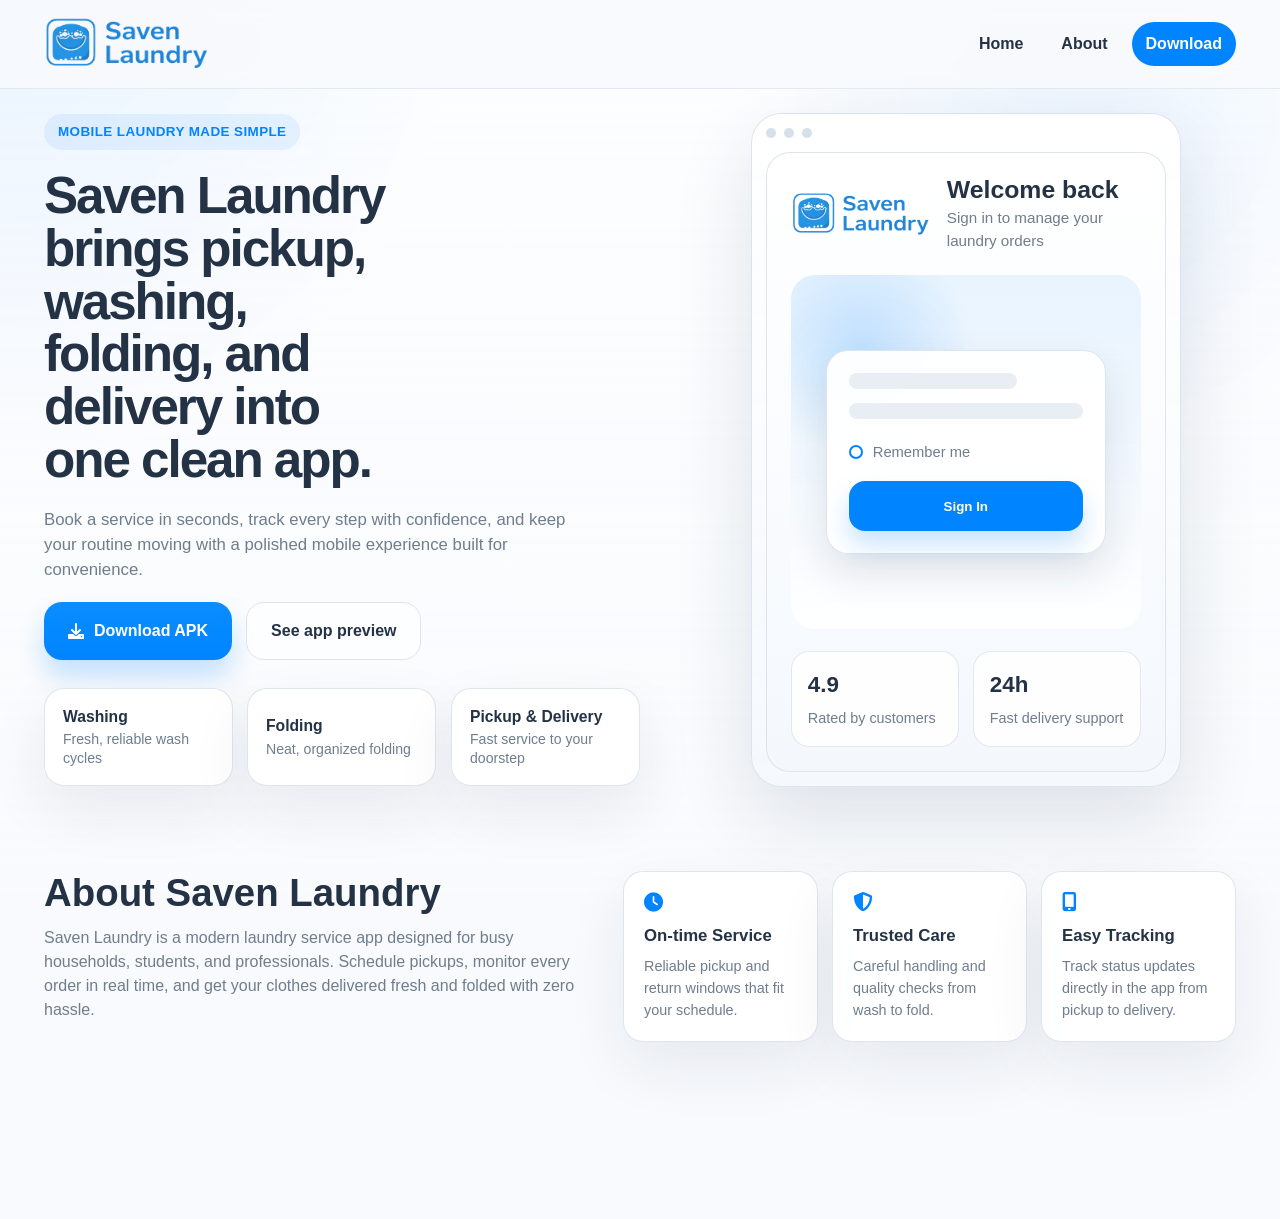
<file: index.html>
<!DOCTYPE html>
<html lang="en">
<head>
    <meta charset="UTF-8">
    <meta name="viewport" content="width=device-width, initial-scale=1.0">
    <title>Saven Laundry | Download App</title>
    <link rel="stylesheet" href="style.css">
    <link rel="stylesheet" href="https://cdnjs.cloudflare.com/ajax/libs/font-awesome/6.0.0/css/all.min.css">
</head>
<body>
    <header class="site-header">
        <div class="container navbar">
            <div class="logo">
                <img src="logo.jpg" class="site-logo" alt="Saven Laundry">
            </div>

            <button class="nav-toggle" type="button" aria-expanded="false" aria-controls="main-nav" aria-label="Toggle navigation menu">
                <span></span>
                <span></span>
                <span></span>
            </button>

            <nav class="main-nav" id="main-nav" aria-label="Primary navigation">
                <a href="#home" class="nav-link">Home</a>
                <a href="#about" class="nav-link">About</a>
                <a href="#download" class="nav-link nav-link-cta">Download</a>
            </nav>
        </div>
        <button class="nav-backdrop" type="button" aria-label="Close navigation menu" hidden></button>
    </header>

    <main id="home">
        <section class="hero" aria-labelledby="hero-title">
            <div class="container hero-grid">
                <div class="hero-copy">
                    <span class="eyebrow">Mobile Laundry Made Simple</span>
                    <h1 id="hero-title">Saven Laundry brings pickup, washing, folding, and delivery into one clean app.</h1>
                    <p>Book a service in seconds, track every step with confidence, and keep your routine moving with a polished mobile experience built for convenience.</p>
              
                    <div class="cta-row" id="download">
                        <a href="saven-laundry.apk" class="btn-primary" download>   <!--change the link to your apk file -->
                            <i class="fa-solid fa-download"></i>
                            Download APK
                        </a>
                        <a href="#preview" class="btn-secondary">See app preview</a>
                    </div>

                    <div class="service-strip" aria-label="Laundry services">
                        <div class="service-chip">
                            <div>
                                <strong>Washing</strong>
                                <span>Fresh, reliable wash cycles</span>
                            </div>
                        </div>
                        <div class="service-chip">
                            <div>
                                <strong>Folding</strong>
                                <span>Neat, organized folding</span>
                            </div>
                        </div>
                        <div class="service-chip">
                            <div>
                                <strong>Pickup &amp; Delivery</strong>
                                <span>Fast service to your doorstep</span>
                            </div>
                        </div>
                    </div>
                </div>

                <div class="hero-visual" id="preview">
                    <div class="mockup-shell">
                        <div class="mockup-topbar">
                            <span></span>
                            <span></span>
                            <span></span>
                        </div>
                        <div class="mockup-screen">
                            <div class="mockup-brand">
                                <img src="logo.jpg" class="preview-logo" alt="Saven Laundry logo">
                                <div>
                                    <h2>Welcome back</h2>
                                    <p>Sign in to manage your laundry orders</p>
                                </div>
                            </div>

                            <div class="mockup-art">
                                <div class="login-card">
                                    <div class="input-line short"></div>
                                    <div class="input-line"></div>
                                    <div class="login-row">
                                        <span class="remember-dot"></span>
                                        <span>Remember me</span>
                                    </div>
                                    <button type="button">Sign In</button>
                                </div>
                            </div>

                            <div class="mockup-footer">
                                <div>
                                    <strong>4.9</strong>
                                    <span>Rated by customers</span>
                                </div>
                                <div>
                                    <strong>24h</strong>
                                    <span>Fast delivery support</span>
                                </div>
                            </div>
                        </div>
                    </div>
                </div>
            </div>
        </section>

        <section class="about" id="about" aria-labelledby="about-title">
            <div class="container about-grid">
                <div class="about-copy">
                    <h2 id="about-title">About Saven Laundry</h2>
                    <p>Saven Laundry is a modern laundry service app designed for busy households, students, and professionals. Schedule pickups, monitor every order in real time, and get your clothes delivered fresh and folded with zero hassle.</p>
                </div>

                <div class="about-points" aria-label="Core benefits">
                    <article class="about-card">
                        <i class="fa-solid fa-clock"></i>
                        <h3>On-time Service</h3>
                        <p>Reliable pickup and return windows that fit your schedule.</p>
                    </article>
                    <article class="about-card">
                        <i class="fa-solid fa-shield"></i>
                        <h3>Trusted Care</h3>
                        <p>Careful handling and quality checks from wash to fold.</p>
                    </article>
                    <article class="about-card">
                        <i class="fa-solid fa-mobile-screen-button"></i>
                        <h3>Easy Tracking</h3>
                        <p>Track status updates directly in the app from pickup to delivery.</p>
                    </article>
                </div>
            </div>
        </section>
    </main>

    <footer class="site-footer">
        <div class="container footer-content">
            <p>© 2026 Saven Laundry. All rights reserved.</p>
            <a href="#home">Back to top</a>
        </div>
    </footer>

    <script src="script.js"></script>
</body>
</html>
</file>
<file: style.css>
:root {
    --bg-color: #f8fafd;
    --primary-blue: #0084ff;
    --text-dark: #243245;
    --text-muted: #6f7d8d;
    --white: #ffffff;
    --border-color: #dbe3ec;
    --surface: rgba(255, 255, 255, 0.9);
    --shadow: 0 24px 60px rgba(24, 44, 78, 0.08);
}

* {
    margin: 0;
    padding: 0;
    box-sizing: border-box;
}

body {
    font-family: Inter, "Segoe UI", Roboto, Helvetica, Arial, sans-serif;
    background-color: var(--bg-color);
    color: var(--text-dark);
    min-height: 100vh;
    line-height: 1.5;
    overflow-x: hidden;
}

body::before {
    content: '';
    position: fixed;
    inset: 0;
    background:
        radial-gradient(circle at top left, rgba(0, 132, 255, 0.08), transparent 30%),
        radial-gradient(circle at 85% 15%, rgba(77, 165, 255, 0.09), transparent 24%),
        linear-gradient(180deg, rgba(255, 255, 255, 0.7), rgba(248, 250, 253, 0.94));
    pointer-events: none;
    z-index: -1;
}

.scroll-reveal {
    opacity: 0;
    transform: translateY(26px);
    transition: opacity 0.55s ease, transform 0.55s ease;
    will-change: opacity, transform;
}

.scroll-reveal.is-visible {
    opacity: 1;
    transform: translateY(0);
}

@media (prefers-reduced-motion: reduce) {
    .scroll-reveal {
        opacity: 1;
        transform: none;
        transition: none;
    }
}

.container {
    max-width: 1240px;
    margin: 0 auto;
    padding: 0 24px;
}

/* Header */
.site-header {
    position: sticky;
    top: 0;
    z-index: 30;
    -webkit-backdrop-filter: blur(10px);
    backdrop-filter: blur(10px);
    background: rgba(248, 250, 253, 0.85);
    border-bottom: 1px solid rgba(219, 227, 236, 0.75);
}

.navbar {
    min-height: 88px;
    display: flex;
    justify-content: space-between;
    align-items: center;
    gap: 22px;
    position: relative;
}

.logo img {
    display: block;
    width: auto;
    height: 56px;
    max-width: 220px;
    object-fit: cover;
    border-radius: 0;
    box-shadow: none;
}

.site-logo {
    object-fit: contain;
}

.preview-logo {
    display: block;
    width: auto;
    height: 54px;
    max-width: 140px;
    object-fit: contain;
}

.main-nav {
    display: inline-flex;
    align-items: center;
    gap: 10px;
}

.nav-backdrop {
    display: none;
    border: 0;
    background: rgba(25, 40, 63, 0.34);
}

.nav-toggle {
    display: none;
    width: 44px;
    height: 44px;
    border: 1px solid rgba(219, 227, 236, 0.9);
    background: rgba(255, 255, 255, 0.9);
    border-radius: 12px;
    align-items: center;
    justify-content: center;
    flex-direction: column;
    gap: 5px;
    cursor: pointer;
}

.nav-toggle span {
    width: 18px;
    height: 2px;
    border-radius: 2px;
    background: var(--text-dark);
    transition: transform 0.2s ease, opacity 0.2s ease;
}

.nav-toggle[aria-expanded="true"] span:nth-child(1) {
    transform: translateY(7px) rotate(45deg);
}

.nav-toggle[aria-expanded="true"] span:nth-child(2) {
    opacity: 0;
}

.nav-toggle[aria-expanded="true"] span:nth-child(3) {
    transform: translateY(-7px) rotate(-45deg);
}

.nav-link {
    text-decoration: none;
    color: var(--text-dark);
    font-weight: 700;
    padding: 10px 14px;
    border-radius: 999px;
    transition: transform 0.2s ease, background 0.2s ease, color 0.2s ease;
}

.nav-link:hover {
    transform: translateY(-1px);
    background: rgba(0, 132, 255, 0.1);
    color: var(--primary-blue);
}

.nav-link-cta {
    background: var(--primary-blue);
    color: var(--white);
}

.nav-link-cta:hover {
    background: #0979e3;
    color: var(--white);
}

/* Hero Section */
.hero {
    padding: 24px 0 72px;
}

.hero-grid {
    display: grid;
    grid-template-columns: minmax(0, 1.05fr) minmax(320px, 0.95fr);
    gap: 56px;
    align-items: center;
}

.hero-copy {
    display: flex;
    flex-direction: column;
    gap: 20px;
    max-width: 640px;
}

.eyebrow {
    display: inline-flex;
    align-self: flex-start;
    background: rgba(0, 132, 255, 0.08);
    color: var(--primary-blue);
    border-radius: 999px;
    padding: 8px 14px;
    font-size: 0.84rem;
    font-weight: 700;
    letter-spacing: 0.03em;
    text-transform: uppercase;
}

.hero-copy h1 {
    font-size: clamp(2.5rem, 4vw, 5rem);
    line-height: 1.03;
    letter-spacing: -0.04em;
    max-width: 12ch;
}

.hero-copy p {
    color: var(--text-muted);
    font-size: 1.05rem;
    max-width: 58ch;
}

.cta-row {
    display: flex;
    flex-wrap: wrap;
    align-items: center;
    gap: 14px;
}

.btn-primary,
.btn-secondary {
    display: inline-flex;
    align-items: center;
    justify-content: center;
    gap: 10px;
    min-height: 58px;
    padding: 0 24px;
    border-radius: 18px;
    text-decoration: none;
    font-weight: 700;
    transition: transform 0.2s ease, box-shadow 0.2s ease, background 0.2s ease;
}

.btn-primary {
    background: linear-gradient(180deg, #0a8dff 0%, var(--primary-blue) 100%);
    color: var(--white);
    box-shadow: 0 16px 26px rgba(0, 132, 255, 0.22);
}

.btn-primary:hover,
.btn-secondary:hover,
.nav-link:hover {
    transform: translateY(-2px);
}

.btn-secondary {
    background: rgba(255, 255, 255, 0.7);
    color: var(--text-dark);
    border: 1px solid var(--border-color);
}

.service-strip {
    display: grid;
    grid-template-columns: repeat(3, minmax(0, 1fr));
    gap: 14px;
    margin-top: 8px;
}

.service-chip {
    display: flex;
    align-items: center;
    gap: 14px;
    padding: 18px;
    border-radius: 20px;
    background: var(--surface);
    border: 1px solid rgba(219, 227, 236, 0.9);
    box-shadow: var(--shadow);
}

.service-chip > div {
    display: flex;
    flex-direction: column;
    justify-content: center;
    line-height: 1.3;
}

.service-icon {
    width: 52px;
    height: 52px;
    display: inline-flex;
    align-items: center;
    justify-content: center;
    border-radius: 14px;
    background: rgba(0, 132, 255, 0.1);
    color: var(--primary-blue);
    font-size: 1.1rem;
    flex: 0 0 52px;
}

.service-chip strong,
.service-chip span {
    display: block;
}

.service-chip strong {
    font-size: 0.98rem;
    margin-bottom: 3px;
}

.service-chip span {
    color: var(--text-muted);
    font-size: 0.88rem;
}

.hero-visual {
    display: flex;
    justify-content: center;
}

.mockup-shell {
    width: min(100%, 430px);
    padding: 14px;
    border-radius: 30px;
    background: linear-gradient(180deg, rgba(255, 255, 255, 0.98), rgba(244, 248, 253, 0.92));
    border: 1px solid rgba(219, 227, 236, 0.95);
    box-shadow: 0 30px 80px rgba(17, 42, 74, 0.12);
}

.mockup-topbar {
    display: flex;
    gap: 8px;
    margin-bottom: 14px;
}

.mockup-topbar span {
    width: 10px;
    height: 10px;
    border-radius: 999px;
    background: #d7e0ea;
}

.mockup-screen {
    border-radius: 24px;
    background: linear-gradient(180deg, #ffffff 0%, #f4f8fd 100%);
    border: 1px solid rgba(219, 227, 236, 0.9);
    padding: 24px;
    min-height: 620px;
    display: flex;
    flex-direction: column;
    gap: 22px;
}

.mockup-brand {
    display: flex;
    align-items: center;
    gap: 16px;
}

.mockup-brand img {
    flex: 0 0 auto;
}

.mockup-brand h2 {
    font-size: 1.55rem;
    line-height: 1.05;
    margin-bottom: 4px;
}

.mockup-brand p {
    color: var(--text-muted);
    font-size: 0.95rem;
}

.mockup-art {
    flex: 1;
    border-radius: 24px;
    background:
        radial-gradient(circle at 20% 20%, rgba(0, 132, 255, 0.18), transparent 28%),
        linear-gradient(180deg, rgba(0, 132, 255, 0.08), rgba(255, 255, 255, 0.96));
    padding: 20px;
    display: flex;
    align-items: center;
    justify-content: center;
}

.login-card {
    width: min(100%, 280px);
    border-radius: 22px;
    padding: 22px;
    background: rgba(255, 255, 255, 0.95);
    box-shadow: 0 18px 40px rgba(22, 41, 69, 0.12);
    border: 1px solid rgba(219, 227, 236, 0.95);
}

.input-line {
    height: 16px;
    border-radius: 999px;
    background: #e9eef5;
    margin-bottom: 14px;
}

.input-line.short {
    width: 72%;
}

.login-row {
    display: flex;
    align-items: center;
    gap: 10px;
    color: var(--text-muted);
    font-size: 0.92rem;
    margin: 22px 0 18px;
}

.remember-dot {
    width: 14px;
    height: 14px;
    border-radius: 50%;
    border: 2px solid var(--primary-blue);
}

.login-card button {
    width: 100%;
    min-height: 50px;
    border: 0;
    border-radius: 16px;
    background: var(--primary-blue);
    color: var(--white);
    font-weight: 700;
    box-shadow: 0 14px 24px rgba(0, 132, 255, 0.22);
}

.mockup-footer {
    display: grid;
    grid-template-columns: repeat(2, minmax(0, 1fr));
    gap: 14px;
}

.mockup-footer div {
    padding: 16px;
    border-radius: 18px;
    background: rgba(255, 255, 255, 0.84);
    border: 1px solid rgba(219, 227, 236, 0.8);
}

.mockup-footer strong {
    display: block;
    font-size: 1.4rem;
    margin-bottom: 4px;
}

.mockup-footer span {
    color: var(--text-muted);
    font-size: 0.9rem;
}

/* About */
.about {
    padding: 12px 0 72px;
}

.about-grid {
    display: grid;
    grid-template-columns: minmax(0, 0.95fr) minmax(0, 1.05fr);
    gap: 24px;
    align-items: start;
}

.about-copy h2 {
    font-size: clamp(1.8rem, 3vw, 2.7rem);
    margin-bottom: 12px;
    line-height: 1.12;
}

.about-copy p {
    color: var(--text-muted);
    max-width: 62ch;
}

.about-points {
    display: grid;
    grid-template-columns: repeat(3, minmax(0, 1fr));
    gap: 14px;
}

.about-card {
    border-radius: 20px;
    background: var(--surface);
    border: 1px solid rgba(219, 227, 236, 0.9);
    box-shadow: var(--shadow);
    padding: 20px;
}

.about-card i {
    color: var(--primary-blue);
    font-size: 1.2rem;
    margin-bottom: 12px;
}

.about-card h3 {
    font-size: 1.05rem;
    margin-bottom: 8px;
}

.about-card p {
    color: var(--text-muted);
    font-size: 0.9rem;
}

/* Footer */
.site-footer {
    border-top: 1px solid rgba(219, 227, 236, 0.75);
    background: rgba(255, 255, 255, 0.65);
}

.footer-content {
    min-height: 78px;
    display: flex;
    align-items: center;
    justify-content: space-between;
    gap: 12px;
}

.footer-content p {
    color: var(--text-muted);
    font-size: 0.92rem;
}

.footer-content a {
    text-decoration: none;
    color: var(--primary-blue);
    font-weight: 700;
}

@media (max-width: 1024px) {
    .hero-grid {
        grid-template-columns: 1fr;
        gap: 36px;
    }

    .hero-copy {
        max-width: 100%;
    }

    .mockup-shell {
        width: min(100%, 500px);
    }

    .about-grid,
    .about-points {
        grid-template-columns: 1fr;
    }
}

@media (max-width: 768px) {
    .container {
        padding: 0 18px;
    }

    .navbar {
        min-height: 76px;
        gap: 10px;
        flex-wrap: nowrap;
        padding: 10px 0;
    }

    .logo img {
        height: 46px;
        max-width: 160px;
    }

    .nav-toggle {
        display: inline-flex;
        margin-left: auto;
        position: relative;
        z-index: 45;
    }

    .nav-backdrop {
        position: fixed;
        inset: 0;
        z-index: 35;
    }

    .nav-backdrop.is-open {
        display: block;
    }

    .main-nav {
        position: fixed;
        left: 50%;
        top: 88px;
        z-index: 40;
        display: flex;
        width: min(92vw, 360px);
        flex-direction: column;
        align-items: stretch;
        gap: 4px;
        border: 1px solid rgba(219, 227, 236, 0.9);
        background: rgba(248, 250, 253, 0.98);
        border-radius: 16px;
        box-shadow: 0 20px 40px rgba(17, 42, 74, 0.1);
        padding: 8px;
        opacity: 0;
        visibility: hidden;
        pointer-events: none;
        transform: translateX(-50%) translateY(-10px) scale(0.98);
        transition: opacity 0.2s ease, transform 0.2s ease, visibility 0.2s ease;
    }

    .main-nav.is-open {
        opacity: 1;
        visibility: visible;
        pointer-events: auto;
        transform: translateX(-50%) translateY(0) scale(1);
    }

    .nav-link {
        white-space: nowrap;
        width: 100%;
        padding: 12px 14px;
    }

    .nav-link-cta {
        text-align: center;
    }

    .preview-logo {
        height: 42px;
        max-width: 116px;
    }

    .hero {
        padding: 14px 0 48px;
    }

    .hero-copy h1 {
        max-width: 100%;
        font-size: clamp(2.1rem, 10vw, 3.2rem);
    }

    .service-strip {
        grid-template-columns: 1fr;
    }

    .cta-row {
        flex-direction: column;
        align-items: stretch;
    }

    .btn-primary,
    .btn-secondary {
        width: 100%;
    }

    .mockup-screen {
        min-height: 540px;
        padding: 20px;
    }

    .about {
        padding: 8px 0 54px;
    }

    .footer-content {
        min-height: 68px;
        flex-direction: column;
        justify-content: center;
        text-align: center;
        padding: 14px 0;
    }
}

@media (min-width: 1600px) {
    .hero {
        padding-top: 42px;
        padding-bottom: 96px;
    }

    .hero-copy h1 {
        font-size: clamp(3.4rem, 3vw, 5.4rem);
    }

    .mockup-shell {
        width: 460px;
    }

    .logo img {
        height: 64px;
        max-width: 260px;
    }
}
</file>
<file: client/style.css>
:root {
    --bg-color: #f8fafd;
    --primary-blue: #0084ff;
    --text-dark: #243245;
    --text-muted: #6f7d8d;
    --white: #ffffff;
    --border-color: #dbe3ec;
    --surface: rgba(255, 255, 255, 0.9);
    --shadow: 0 24px 60px rgba(24, 44, 78, 0.08);
}

* {
    margin: 0;
    padding: 0;
    box-sizing: border-box;
}

body {
    font-family: Inter, "Segoe UI", Roboto, Helvetica, Arial, sans-serif;
    background-color: var(--bg-color);
    color: var(--text-dark);
    min-height: 100vh;
    line-height: 1.5;
    overflow-x: hidden;
}

body::before {
    content: '';
    position: fixed;
    inset: 0;
    background:
        radial-gradient(circle at top left, rgba(0, 132, 255, 0.08), transparent 30%),
        radial-gradient(circle at 85% 15%, rgba(77, 165, 255, 0.09), transparent 24%),
        linear-gradient(180deg, rgba(255, 255, 255, 0.7), rgba(248, 250, 253, 0.94));
    pointer-events: none;
    z-index: -1;
}

.scroll-reveal {
    opacity: 0;
    transform: translateY(26px);
    transition: opacity 0.55s ease, transform 0.55s ease;
    will-change: opacity, transform;
}

.scroll-reveal.is-visible {
    opacity: 1;
    transform: translateY(0);
}

@media (prefers-reduced-motion: reduce) {
    .scroll-reveal {
        opacity: 1;
        transform: none;
        transition: none;
    }
}

.container {
    max-width: 1240px;
    margin: 0 auto;
    padding: 0 24px;
}

/* Header */
.site-header {
    position: sticky;
    top: 0;
    z-index: 30;
    -webkit-backdrop-filter: blur(10px);
    backdrop-filter: blur(10px);
    background: rgba(248, 250, 253, 0.85);
    border-bottom: 1px solid rgba(219, 227, 236, 0.75);
}

.navbar {
    min-height: 88px;
    display: flex;
    justify-content: space-between;
    align-items: center;
    gap: 22px;
    position: relative;
}

.logo img {
    display: block;
    width: auto;
    height: 56px;
    max-width: 220px;
    object-fit: cover;
    border-radius: 0;
    box-shadow: none;
}

.site-logo {
    object-fit: contain;
}

.preview-logo {
    display: block;
    width: auto;
    height: 54px;
    max-width: 140px;
    object-fit: contain;
}

.main-nav {
    display: inline-flex;
    align-items: center;
    gap: 10px;
}

.nav-backdrop {
    display: none;
    border: 0;
    background: rgba(25, 40, 63, 0.34);
}

.nav-toggle {
    display: none;
    width: 44px;
    height: 44px;
    border: 1px solid rgba(219, 227, 236, 0.9);
    background: rgba(255, 255, 255, 0.9);
    border-radius: 12px;
    align-items: center;
    justify-content: center;
    flex-direction: column;
    gap: 5px;
    cursor: pointer;
}

.nav-toggle span {
    width: 18px;
    height: 2px;
    border-radius: 2px;
    background: var(--text-dark);
    transition: transform 0.2s ease, opacity 0.2s ease;
}

.nav-toggle[aria-expanded="true"] span:nth-child(1) {
    transform: translateY(7px) rotate(45deg);
}

.nav-toggle[aria-expanded="true"] span:nth-child(2) {
    opacity: 0;
}

.nav-toggle[aria-expanded="true"] span:nth-child(3) {
    transform: translateY(-7px) rotate(-45deg);
}

.nav-link {
    text-decoration: none;
    color: var(--text-dark);
    font-weight: 700;
    padding: 10px 14px;
    border-radius: 999px;
    transition: transform 0.2s ease, background 0.2s ease, color 0.2s ease;
}

.nav-link:hover {
    transform: translateY(-1px);
    background: rgba(0, 132, 255, 0.1);
    color: var(--primary-blue);
}

.nav-link-cta {
    background: var(--primary-blue);
    color: var(--white);
}

.nav-link-cta:hover {
    background: #0979e3;
    color: var(--white);
}

/* Hero Section */
.hero {
    padding: 24px 0 72px;
}

.hero-grid {
    display: grid;
    grid-template-columns: minmax(0, 1.05fr) minmax(320px, 0.95fr);
    gap: 56px;
    align-items: center;
}

.hero-copy {
    display: flex;
    flex-direction: column;
    gap: 20px;
    max-width: 640px;
}

.eyebrow {
    display: inline-flex;
    align-self: flex-start;
    background: rgba(0, 132, 255, 0.08);
    color: var(--primary-blue);
    border-radius: 999px;
    padding: 8px 14px;
    font-size: 0.84rem;
    font-weight: 700;
    letter-spacing: 0.03em;
    text-transform: uppercase;
}

.hero-copy h1 {
    font-size: clamp(2.5rem, 4vw, 5rem);
    line-height: 1.03;
    letter-spacing: -0.04em;
    max-width: 12ch;
}

.hero-copy p {
    color: var(--text-muted);
    font-size: 1.05rem;
    max-width: 58ch;
}

.cta-row {
    display: flex;
    flex-wrap: wrap;
    align-items: center;
    gap: 14px;
}

.btn-primary,
.btn-secondary {
    display: inline-flex;
    align-items: center;
    justify-content: center;
    gap: 10px;
    min-height: 58px;
    padding: 0 24px;
    border-radius: 18px;
    text-decoration: none;
    font-weight: 700;
    transition: transform 0.2s ease, box-shadow 0.2s ease, background 0.2s ease;
}

.btn-primary {
    background: linear-gradient(180deg, #0a8dff 0%, var(--primary-blue) 100%);
    color: var(--white);
    box-shadow: 0 16px 26px rgba(0, 132, 255, 0.22);
}

.btn-primary:hover,
.btn-secondary:hover,
.nav-link:hover {
    transform: translateY(-2px);
}

.btn-secondary {
    background: rgba(255, 255, 255, 0.7);
    color: var(--text-dark);
    border: 1px solid var(--border-color);
}

.service-strip {
    display: grid;
    grid-template-columns: repeat(3, minmax(0, 1fr));
    gap: 14px;
    margin-top: 8px;
}

.service-chip {
    display: flex;
    align-items: center;
    gap: 14px;
    padding: 18px;
    border-radius: 20px;
    background: var(--surface);
    border: 1px solid rgba(219, 227, 236, 0.9);
    box-shadow: var(--shadow);
}

.service-chip > div {
    display: flex;
    flex-direction: column;
    justify-content: center;
    line-height: 1.3;
}

.service-icon {
    width: 52px;
    height: 52px;
    display: inline-flex;
    align-items: center;
    justify-content: center;
    border-radius: 14px;
    background: rgba(0, 132, 255, 0.1);
    color: var(--primary-blue);
    font-size: 1.1rem;
    flex: 0 0 52px;
}

.service-chip strong,
.service-chip span {
    display: block;
}

.service-chip strong {
    font-size: 0.98rem;
    margin-bottom: 3px;
}

.service-chip span {
    color: var(--text-muted);
    font-size: 0.88rem;
}

.hero-visual {
    display: flex;
    justify-content: center;
}

.mockup-shell {
    width: min(100%, 430px);
    padding: 14px;
    border-radius: 30px;
    background: linear-gradient(180deg, rgba(255, 255, 255, 0.98), rgba(244, 248, 253, 0.92));
    border: 1px solid rgba(219, 227, 236, 0.95);
    box-shadow: 0 30px 80px rgba(17, 42, 74, 0.12);
}

.mockup-topbar {
    display: flex;
    gap: 8px;
    margin-bottom: 14px;
}

.mockup-topbar span {
    width: 10px;
    height: 10px;
    border-radius: 999px;
    background: #d7e0ea;
}

.mockup-screen {
    border-radius: 24px;
    background: linear-gradient(180deg, #ffffff 0%, #f4f8fd 100%);
    border: 1px solid rgba(219, 227, 236, 0.9);
    padding: 24px;
    min-height: 620px;
    display: flex;
    flex-direction: column;
    gap: 22px;
}

.mockup-brand {
    display: flex;
    align-items: center;
    gap: 16px;
}

.mockup-brand img {
    flex: 0 0 auto;
}

.mockup-brand h2 {
    font-size: 1.55rem;
    line-height: 1.05;
    margin-bottom: 4px;
}

.mockup-brand p {
    color: var(--text-muted);
    font-size: 0.95rem;
}

.mockup-art {
    flex: 1;
    border-radius: 24px;
    background:
        radial-gradient(circle at 20% 20%, rgba(0, 132, 255, 0.18), transparent 28%),
        linear-gradient(180deg, rgba(0, 132, 255, 0.08), rgba(255, 255, 255, 0.96));
    padding: 20px;
    display: flex;
    align-items: center;
    justify-content: center;
}

.login-card {
    width: min(100%, 280px);
    border-radius: 22px;
    padding: 22px;
    background: rgba(255, 255, 255, 0.95);
    box-shadow: 0 18px 40px rgba(22, 41, 69, 0.12);
    border: 1px solid rgba(219, 227, 236, 0.95);
}

.input-line {
    height: 16px;
    border-radius: 999px;
    background: #e9eef5;
    margin-bottom: 14px;
}

.input-line.short {
    width: 72%;
}

.login-row {
    display: flex;
    align-items: center;
    gap: 10px;
    color: var(--text-muted);
    font-size: 0.92rem;
    margin: 22px 0 18px;
}

.remember-dot {
    width: 14px;
    height: 14px;
    border-radius: 50%;
    border: 2px solid var(--primary-blue);
}

.login-card button {
    width: 100%;
    min-height: 50px;
    border: 0;
    border-radius: 16px;
    background: var(--primary-blue);
    color: var(--white);
    font-weight: 700;
    box-shadow: 0 14px 24px rgba(0, 132, 255, 0.22);
}

.mockup-footer {
    display: grid;
    grid-template-columns: repeat(2, minmax(0, 1fr));
    gap: 14px;
}

.mockup-footer div {
    padding: 16px;
    border-radius: 18px;
    background: rgba(255, 255, 255, 0.84);
    border: 1px solid rgba(219, 227, 236, 0.8);
}

.mockup-footer strong {
    display: block;
    font-size: 1.4rem;
    margin-bottom: 4px;
}

.mockup-footer span {
    color: var(--text-muted);
    font-size: 0.9rem;
}

/* About */
.about {
    padding: 12px 0 72px;
}

.about-grid {
    display: grid;
    grid-template-columns: minmax(0, 0.95fr) minmax(0, 1.05fr);
    gap: 24px;
    align-items: start;
}

.about-copy h2 {
    font-size: clamp(1.8rem, 3vw, 2.7rem);
    margin-bottom: 12px;
    line-height: 1.12;
}

.about-copy p {
    color: var(--text-muted);
    max-width: 62ch;
}

.about-points {
    display: grid;
    grid-template-columns: repeat(3, minmax(0, 1fr));
    gap: 14px;
}

.about-card {
    border-radius: 20px;
    background: var(--surface);
    border: 1px solid rgba(219, 227, 236, 0.9);
    box-shadow: var(--shadow);
    padding: 20px;
}

.about-card i {
    color: var(--primary-blue);
    font-size: 1.2rem;
    margin-bottom: 12px;
}

.about-card h3 {
    font-size: 1.05rem;
    margin-bottom: 8px;
}

.about-card p {
    color: var(--text-muted);
    font-size: 0.9rem;
}

/* Footer */
.site-footer {
    border-top: 1px solid rgba(219, 227, 236, 0.75);
    background: rgba(255, 255, 255, 0.65);
}

.footer-content {
    min-height: 78px;
    display: flex;
    align-items: center;
    justify-content: space-between;
    gap: 12px;
}

.footer-content p {
    color: var(--text-muted);
    font-size: 0.92rem;
}

.footer-content a {
    text-decoration: none;
    color: var(--primary-blue);
    font-weight: 700;
}

@media (max-width: 1024px) {
    .hero-grid {
        grid-template-columns: 1fr;
        gap: 36px;
    }

    .hero-copy {
        max-width: 100%;
    }

    .mockup-shell {
        width: min(100%, 500px);
    }

    .about-grid,
    .about-points {
        grid-template-columns: 1fr;
    }
}

@media (max-width: 768px) {
    .container {
        padding: 0 18px;
    }

    .navbar {
        min-height: 76px;
        gap: 10px;
        flex-wrap: nowrap;
        padding: 10px 0;
    }

    .logo img {
        height: 46px;
        max-width: 160px;
    }

    .nav-toggle {
        display: inline-flex;
        margin-left: auto;
        position: relative;
        z-index: 45;
    }

    .nav-backdrop {
        position: fixed;
        inset: 0;
        z-index: 35;
    }

    .nav-backdrop.is-open {
        display: block;
    }

    .main-nav {
        position: fixed;
        left: 50%;
        top: 88px;
        z-index: 40;
        display: flex;
        width: min(92vw, 360px);
        flex-direction: column;
        align-items: stretch;
        gap: 4px;
        border: 1px solid rgba(219, 227, 236, 0.9);
        background: rgba(248, 250, 253, 0.98);
        border-radius: 16px;
        box-shadow: 0 20px 40px rgba(17, 42, 74, 0.1);
        padding: 8px;
        opacity: 0;
        visibility: hidden;
        pointer-events: none;
        transform: translateX(-50%) translateY(-10px) scale(0.98);
        transition: opacity 0.2s ease, transform 0.2s ease, visibility 0.2s ease;
    }

    .main-nav.is-open {
        opacity: 1;
        visibility: visible;
        pointer-events: auto;
        transform: translateX(-50%) translateY(0) scale(1);
    }

    .nav-link {
        white-space: nowrap;
        width: 100%;
        padding: 12px 14px;
    }

    .nav-link-cta {
        text-align: center;
    }

    .preview-logo {
        height: 42px;
        max-width: 116px;
    }

    .hero {
        padding: 14px 0 48px;
    }

    .hero-copy h1 {
        max-width: 100%;
        font-size: clamp(2.1rem, 10vw, 3.2rem);
    }

    .service-strip {
        grid-template-columns: 1fr;
    }

    .cta-row {
        flex-direction: column;
        align-items: stretch;
    }

    .btn-primary,
    .btn-secondary {
        width: 100%;
    }

    .mockup-screen {
        min-height: 540px;
        padding: 20px;
    }

    .about {
        padding: 8px 0 54px;
    }

    .footer-content {
        min-height: 68px;
        flex-direction: column;
        justify-content: center;
        text-align: center;
        padding: 14px 0;
    }
}

@media (min-width: 1600px) {
    .hero {
        padding-top: 42px;
        padding-bottom: 96px;
    }

    .hero-copy h1 {
        font-size: clamp(3.4rem, 3vw, 5.4rem);
    }

    .mockup-shell {
        width: 460px;
    }

    .logo img {
        height: 64px;
        max-width: 260px;
    }
}
</file>
